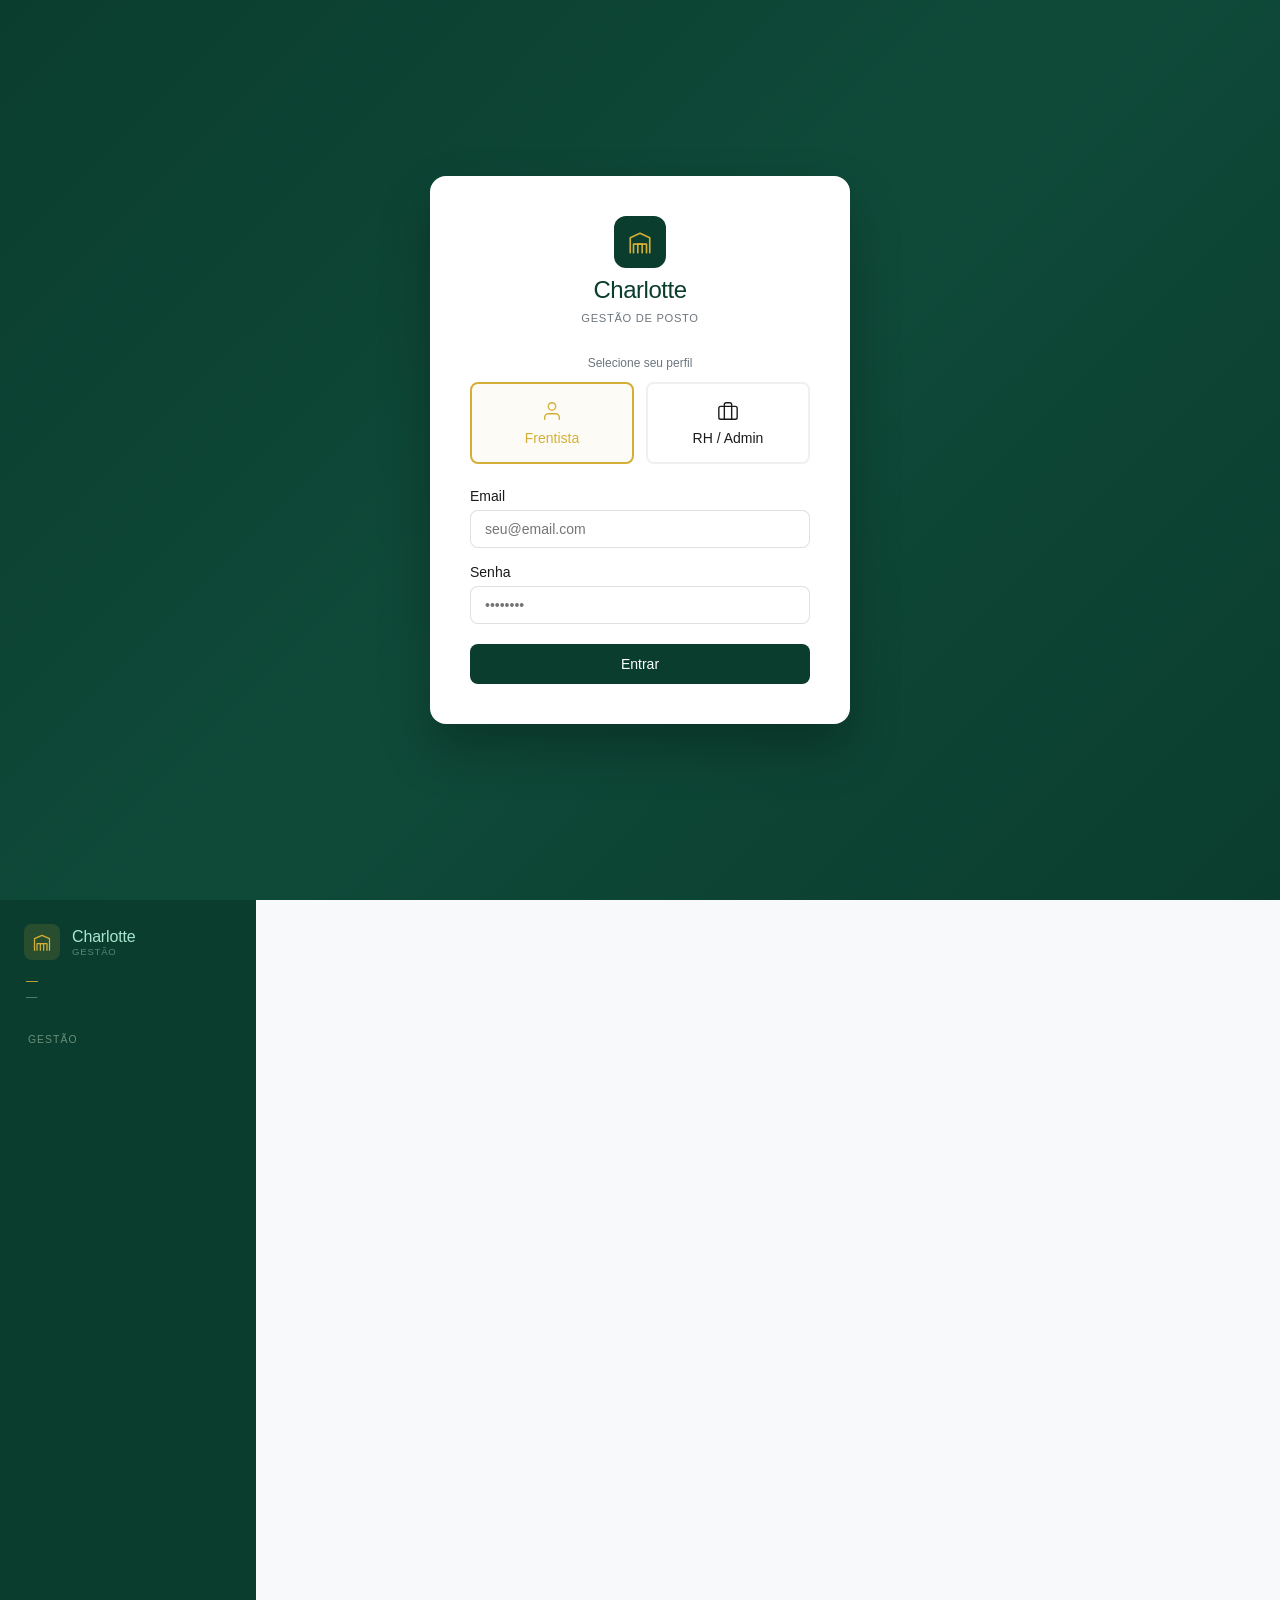
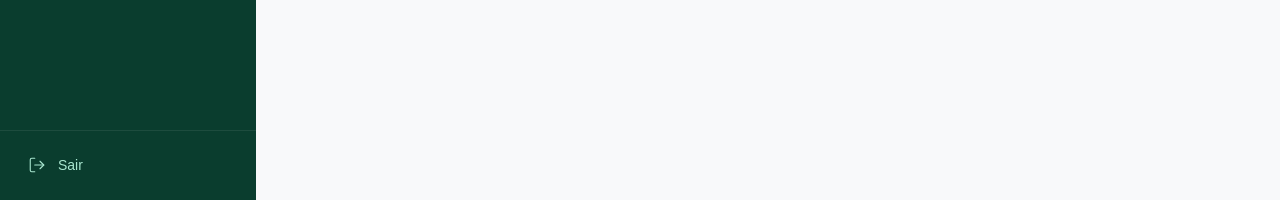
<file: charlotte.html>
<!DOCTYPE html>
<html lang="pt-BR">
<head>
  <meta charset="UTF-8" />
  <meta name="viewport" content="width=device-width, initial-scale=1.0" />
  <title>Charlotte — ERP</title>
  <link rel="stylesheet" href="charlotte.css" />
</head>
<body>

<!-- ══════════════════════════════════════════════════════════════
     LOGIN
══════════════════════════════════════════════════════════════ -->
<div id="login-screen">
  <div class="login-card">
    <div class="login-logo">
      <div class="logo-mark">
        <svg width="26" height="26" viewBox="0 0 24 24" fill="none" stroke="#D4AF37" stroke-width="1.5" stroke-linecap="round" stroke-linejoin="round">
          <path d="M3 22V8l9-4 9 4v14"/><path d="M6 22v-8h12v8"/><path d="M10 22V14h4v8"/>
        </svg>
      </div>
      <span class="logo-name">Charlotte</span>
      <span class="logo-tagline">Gestão de Posto</span>
    </div>

    <span class="role-label">Selecione seu perfil</span>
    <div class="role-grid">
      <button type="button" id="role-frentista" class="role-btn active" onclick="selectRole('frentista')">
        <svg width="22" height="22" viewBox="0 0 24 24" fill="none" stroke="currentColor" stroke-width="1.5" stroke-linecap="round" stroke-linejoin="round">
          <path d="M20 21v-2a4 4 0 0 0-4-4H8a4 4 0 0 0-4 4v2"/><circle cx="12" cy="7" r="4"/>
        </svg>
        Frentista
      </button>
      <button type="button" id="role-rh" class="role-btn" onclick="selectRole('rh')">
        <svg width="22" height="22" viewBox="0 0 24 24" fill="none" stroke="currentColor" stroke-width="1.5" stroke-linecap="round" stroke-linejoin="round">
          <rect x="2" y="7" width="20" height="14" rx="2"/><path d="M16 21V5a2 2 0 0 0-2-2h-4a2 2 0 0 0-2 2v16"/>
        </svg>
        RH / Admin
      </button>
    </div>

    <div id="login-error" class="error-box">
      <svg width="16" height="16" viewBox="0 0 24 24" fill="none" stroke="#DC2626" stroke-width="1.5" stroke-linecap="round" stroke-linejoin="round" style="flex-shrink:0;">
        <circle cx="12" cy="12" r="10"/><line x1="12" y1="8" x2="12" y2="12"/><line x1="12" y1="16" x2="12.01" y2="16"/>
      </svg>
      <span></span>
    </div>

    <form onsubmit="handleLogin(event)">
      <div class="field" style="margin-bottom:1rem;">
        <label for="login-email">Email</label>
        <input id="login-email" type="email" placeholder="seu@email.com" required />
      </div>
      <div class="field">
        <label for="login-password">Senha</label>
        <input id="login-password" type="password" placeholder="••••••••" required />
      </div>
      <button type="submit" class="btn-login">Entrar</button>
    </form>
  </div>
</div>

<!-- ══════════════════════════════════════════════════════════════
     APP
══════════════════════════════════════════════════════════════ -->
<div id="app" style="display:flex;">

  <!-- SIDEBAR -->
  <aside class="sidebar">
    <div class="sidebar-header">
      <div class="sidebar-logo-row">
        <div class="sidebar-logo-icon">
          <svg width="20" height="20" viewBox="0 0 24 24" fill="none" stroke="#D4AF37" stroke-width="1.5" stroke-linecap="round" stroke-linejoin="round">
            <path d="M3 22V8l9-4 9 4v14"/><path d="M6 22v-8h12v8"/><path d="M10 22V14h4v8"/>
          </svg>
        </div>
        <div class="sidebar-logo-text">
          <span class="s-name">Charlotte</span>
          <span class="s-sub">Gestão</span>
        </div>
      </div>
      <span id="sidebar-user-name">—</span>
      <span id="sidebar-user-role">—</span>
    </div>

    <nav class="sidebar-nav">
      <span class="nav-section-label">Gestão</span>

      <!-- NAV RH -->
      <ul class="nav-list" id="nav-rh" style="display:none;">
        <li><button class="nav-item" data-route="dashboard" onclick="navigate('dashboard')">
          <svg width="18" height="18" viewBox="0 0 24 24" fill="none" stroke="#F59E0B" stroke-width="1.5" stroke-linecap="round" stroke-linejoin="round"><rect x="3" y="3" width="7" height="7"/><rect x="14" y="3" width="7" height="7"/><rect x="14" y="14" width="7" height="7"/><rect x="3" y="14" width="7" height="7"/></svg>
          Dashboard
        </button></li>
        <li><button class="nav-item" data-route="funcionarios" onclick="navigate('funcionarios')">
          <svg width="18" height="18" viewBox="0 0 24 24" fill="none" stroke="#EF4444" stroke-width="1.5" stroke-linecap="round" stroke-linejoin="round"><path d="M17 21v-2a4 4 0 0 0-4-4H5a4 4 0 0 0-4 4v2"/><circle cx="9" cy="7" r="4"/><path d="M23 21v-2a4 4 0 0 0-3-3.87"/><path d="M16 3.13a4 4 0 0 1 0 7.75"/></svg>
          Funcionários
        </button></li>
        <li><button class="nav-item" data-route="comissoes" onclick="navigate('comissoes')">
          <svg width="18" height="18" viewBox="0 0 24 24" fill="none" stroke="#D4AF37" stroke-width="1.5" stroke-linecap="round" stroke-linejoin="round"><line x1="12" y1="1" x2="12" y2="23"/><path d="M17 5H9.5a3.5 3.5 0 0 0 0 7h5a3.5 3.5 0 0 1 0 7H6"/></svg>
          Comissões
        </button></li>
        <li><button class="nav-item" data-route="fraudes" onclick="navigate('fraudes')">
          <svg width="18" height="18" viewBox="0 0 24 24" fill="none" stroke="#3B82F6" stroke-width="1.5" stroke-linecap="round" stroke-linejoin="round"><path d="M12 22s8-4 8-10V5l-8-3-8 3v7c0 6 8 10 8 10z"/></svg>
          Fraudes
        </button></li>
        <li><button class="nav-item" data-route="estoque" onclick="navigate('estoque')">
          <svg width="18" height="18" viewBox="0 0 24 24" fill="none" stroke="#10B981" stroke-width="1.5" stroke-linecap="round" stroke-linejoin="round"><path d="m7.5 4.27 9 5.15"/><path d="M21 8a2 2 0 0 0-1-1.73l-7-4a2 2 0 0 0-2 0l-7 4A2 2 0 0 0 3 8v8a2 2 0 0 0 1 1.73l7 4a2 2 0 0 0 2 0l7-4A2 2 0 0 0 21 16Z"/><path d="m3.3 7 8.7 5 8.7-5"/><path d="M12 22V12"/></svg>
          Armazém
        </button></li>
        <li><button class="nav-item" data-route="relatorios" onclick="navigate('relatorios')">
          <svg width="18" height="18" viewBox="0 0 24 24" fill="none" stroke="#EC4899" stroke-width="1.5" stroke-linecap="round" stroke-linejoin="round"><path d="M15 2H6a2 2 0 0 0-2 2v16a2 2 0 0 0 2 2h12a2 2 0 0 0 2-2V7Z"/><path d="M14 2v4a2 2 0 0 0 2 2h4"/><path d="M10 9H8"/><path d="M16 13H8"/><path d="M16 17H8"/></svg>
          Relatórios
        </button></li>
        <li><button class="nav-item" data-route="estatisticas" onclick="navigate('estatisticas')">
          <svg width="18" height="18" viewBox="0 0 24 24" fill="none" stroke="#06B6D4" stroke-width="1.5" stroke-linecap="round" stroke-linejoin="round"><line x1="18" y1="20" x2="18" y2="10"/><line x1="12" y1="20" x2="12" y2="4"/><line x1="6" y1="20" x2="6" y2="14"/></svg>
          Estatísticas
        </button></li>
        <li><button class="nav-item" data-route="logs" onclick="navigate('logs')">
          <svg width="18" height="18" viewBox="0 0 24 24" fill="none" stroke="#8B5CF6" stroke-width="1.5" stroke-linecap="round" stroke-linejoin="round"><polyline points="12 8 12 12 14 14"/><path d="M3.05 11a9 9 0 1 1 .5 4"/><polyline points="3 16 3 11 8 11"/></svg>
          Logs
        </button></li>
        <li><button class="nav-item" data-route="chat" onclick="navigate('chat')">
          <svg width="18" height="18" viewBox="0 0 24 24" fill="none" stroke="#A8E6CF" stroke-width="1.5" stroke-linecap="round" stroke-linejoin="round"><path d="M21 15a2 2 0 0 1-2 2H7l-4 4V5a2 2 0 0 1 2-2h14a2 2 0 0 1 2 2z"/></svg>
          Chat
        </button></li>
        <li><button class="nav-item" data-route="configuracoes" onclick="navigate('configuracoes')">
          <svg width="18" height="18" viewBox="0 0 24 24" fill="none" stroke="#6C757D" stroke-width="1.5" stroke-linecap="round" stroke-linejoin="round"><circle cx="12" cy="12" r="3"/><path d="M19.4 15a1.65 1.65 0 0 0 .33 1.82l.06.06a2 2 0 0 1-2.83 2.83l-.06-.06a1.65 1.65 0 0 0-1.82-.33 1.65 1.65 0 0 0-1 1.51V21a2 2 0 0 1-4 0v-.09A1.65 1.65 0 0 0 9 19.4a1.65 1.65 0 0 0-1.82.33l-.06.06a2 2 0 0 1-2.83-2.83l.06-.06A1.65 1.65 0 0 0 4.68 15a1.65 1.65 0 0 0-1.51-1H3a2 2 0 0 1 0-4h.09A1.65 1.65 0 0 0 4.6 9a1.65 1.65 0 0 0-.33-1.82l-.06-.06a2 2 0 0 1 2.83-2.83l.06.06A1.65 1.65 0 0 0 9 4.68a1.65 1.65 0 0 0 1-1.51V3a2 2 0 0 1 4 0v.09a1.65 1.65 0 0 0 1 1.51 1.65 1.65 0 0 0 1.82-.33l.06-.06a2 2 0 0 1 2.83 2.83l-.06.06A1.65 1.65 0 0 0 19.4 9a1.65 1.65 0 0 0 1.51 1H21a2 2 0 0 1 0 4h-.09a1.65 1.65 0 0 0-1.51 1z"/></svg>
          Configurações
        </button></li>
      </ul>

      <!-- NAV FRENTISTA -->
      <ul class="nav-list" id="nav-frentista" style="display:none;">
        <li><button class="nav-item" data-route="dashboard" onclick="navigate('dashboard')">
          <svg width="18" height="18" viewBox="0 0 24 24" fill="none" stroke="#F59E0B" stroke-width="1.5" stroke-linecap="round" stroke-linejoin="round"><rect x="3" y="3" width="7" height="7"/><rect x="14" y="3" width="7" height="7"/><rect x="14" y="14" width="7" height="7"/><rect x="3" y="14" width="7" height="7"/></svg>
          Dashboard
        </button></li>
        <li><button class="nav-item" data-route="registrar-venda" onclick="navigate('registrar-venda')">
          <svg width="18" height="18" viewBox="0 0 24 24" fill="none" stroke="#10B981" stroke-width="1.5" stroke-linecap="round" stroke-linejoin="round"><circle cx="9" cy="21" r="1"/><circle cx="20" cy="21" r="1"/><path d="M1 1h4l2.68 13.39a2 2 0 0 0 2 1.61h9.72a2 2 0 0 0 2-1.61L23 6H6"/></svg>
          Registrar Venda
        </button></li>
        <li><button class="nav-item" data-route="minhas-vendas" onclick="navigate('minhas-vendas')">
          <svg width="18" height="18" viewBox="0 0 24 24" fill="none" stroke="#3B82F6" stroke-width="1.5" stroke-linecap="round" stroke-linejoin="round"><path d="M4 2v20l2-1 2 1 2-1 2 1 2-1 2 1 2-1 2 1V2l-2 1-2-1-2 1-2-1-2 1-2-1-2 1-2-1z"/><line x1="8" y1="9" x2="16" y2="9"/><line x1="8" y1="13" x2="16" y2="13"/></svg>
          Minhas Vendas
        </button></li>
        <li><button class="nav-item" data-route="comissao" onclick="navigate('comissao')">
          <svg width="18" height="18" viewBox="0 0 24 24" fill="none" stroke="#D4AF37" stroke-width="1.5" stroke-linecap="round" stroke-linejoin="round"><line x1="12" y1="1" x2="12" y2="23"/><path d="M17 5H9.5a3.5 3.5 0 0 0 0 7h5a3.5 3.5 0 0 1 0 7H6"/></svg>
          Comissão
        </button></li>
        <li><button class="nav-item" data-route="avisos" onclick="navigate('avisos')">
          <svg width="18" height="18" viewBox="0 0 24 24" fill="none" stroke="#EC4899" stroke-width="1.5" stroke-linecap="round" stroke-linejoin="round"><path d="M18 8A6 6 0 0 0 6 8c0 7-3 9-3 9h18s-3-2-3-9"/><path d="M13.73 21a2 2 0 0 1-3.46 0"/></svg>
          Avisos
        </button></li>
        <li><button class="nav-item" data-route="chat" onclick="navigate('chat')">
          <svg width="18" height="18" viewBox="0 0 24 24" fill="none" stroke="#A8E6CF" stroke-width="1.5" stroke-linecap="round" stroke-linejoin="round"><path d="M21 15a2 2 0 0 1-2 2H7l-4 4V5a2 2 0 0 1 2-2h14a2 2 0 0 1 2 2z"/></svg>
          Chat da Equipe
        </button></li>
      </ul>
    </nav>

    <div class="sidebar-footer">
      <button class="nav-item" onclick="handleLogout()">
        <svg width="18" height="18" viewBox="0 0 24 24" fill="none" stroke="#A8E6CF" stroke-width="1.5" stroke-linecap="round" stroke-linejoin="round"><path d="M9 21H5a2 2 0 0 1-2-2V5a2 2 0 0 1 2-2h4"/><polyline points="16 17 21 12 16 7"/><line x1="21" y1="12" x2="9" y2="12"/></svg>
        Sair
      </button>
    </div>
  </aside>

  <!-- MAIN -->
  <main class="main">

    <!-- DASHBOARD -->
    <div id="view-dashboard" class="view"></div>

    <!-- FUNCIONÁRIOS -->
    <div id="view-funcionarios" class="view"></div>

    <!-- COMISSÕES (RH) -->
    <div id="view-comissoes" class="view"></div>

    <!-- FRAUDES -->
    <div id="view-fraudes" class="view"></div>

    <!-- ARMAZÉM -->
    <div id="view-estoque" class="view">
      <div class="page-header"><h1 class="page-title">Armazém</h1></div>
      <div class="stat-grid g3 mb-3">
        <div class="stat-card"><div class="stat-card-header"><span class="stat-label">Total de Produtos</span><div class="stat-icon" style="background:rgba(16,185,129,0.1);"><svg width="18" height="18" viewBox="0 0 24 24" fill="none" stroke="#10B981" stroke-width="1.5" stroke-linecap="round" stroke-linejoin="round"><path d="m7.5 4.27 9 5.15"/><path d="M21 8a2 2 0 0 0-1-1.73l-7-4a2 2 0 0 0-2 0l-7 4A2 2 0 0 0 3 8v8a2 2 0 0 0 1 1.73l7 4a2 2 0 0 0 2 0l7-4A2 2 0 0 0 21 16Z"/><path d="m3.3 7 8.7 5 8.7-5"/><path d="M12 22V12"/></svg></div></div><p class="stat-value">12</p><p class="stat-sub">itens cadastrados</p></div>
        <div class="stat-card"><div class="stat-card-header"><span class="stat-label">Estoque Baixo</span><div class="stat-icon" style="background:rgba(220,53,69,0.1);"><svg width="18" height="18" viewBox="0 0 24 24" fill="none" stroke="#DC3545" stroke-width="1.5" stroke-linecap="round" stroke-linejoin="round"><path d="M10.29 3.86L1.82 18a2 2 0 0 0 1.71 3h16.94a2 2 0 0 0 1.71-3L13.71 3.86a2 2 0 0 0-3.42 0z"/><line x1="12" y1="9" x2="12" y2="13"/><line x1="12" y1="17" x2="12.01" y2="17"/></svg></div></div><p class="stat-value" style="color:#DC3545;">2</p><p class="stat-sub">produtos abaixo do mínimo</p></div>
        <div class="stat-card"><div class="stat-card-header"><span class="stat-label">Valor em Estoque</span><div class="stat-icon" style="background:rgba(212,175,55,0.1);"><svg width="18" height="18" viewBox="0 0 24 24" fill="none" stroke="#D4AF37" stroke-width="1.5" stroke-linecap="round" stroke-linejoin="round"><line x1="12" y1="1" x2="12" y2="23"/><path d="M17 5H9.5a3.5 3.5 0 0 0 0 7h5a3.5 3.5 0 0 1 0 7H6"/></svg></div></div><p class="stat-value">R$ 48k</p><p class="stat-sub">valor total</p></div>
      </div>
      <div class="card">
        <div class="card-header"><span class="card-title">Produtos</span></div>
        <div class="tbl-wrap"><table>
          <thead><tr><th>Produto</th><th class="tr">Estoque</th><th class="tr">Mín.</th><th class="tr">Preço Unit.</th><th class="tc">Status</th></tr></thead>
          <tbody>
            <tr><td>Gasolina Comum</td><td class="tr">12.000 L</td><td class="tr">5.000 L</td><td class="tr">R$ 7,00</td><td class="tc"><span class="badge b-active">OK</span></td></tr>
            <tr><td>Gasolina Aditivada</td><td class="tr">8.500 L</td><td class="tr">3.000 L</td><td class="tr">R$ 7,50</td><td class="tc"><span class="badge b-active">OK</span></td></tr>
            <tr><td>Etanol</td><td class="tr">1.200 L</td><td class="tr">2.000 L</td><td class="tr">R$ 5,00</td><td class="tc"><span class="badge b-inactive">Baixo</span></td></tr>
            <tr><td>Diesel S10</td><td class="tr">800 L</td><td class="tr">3.000 L</td><td class="tr">R$ 6,50</td><td class="tc"><span class="badge b-inactive">Baixo</span></td></tr>
            <tr><td>Óleo Lubrificante</td><td class="tr">340 un</td><td class="tr">100 un</td><td class="tr">R$ 28,00</td><td class="tc"><span class="badge b-active">OK</span></td></tr>
          </tbody>
        </table></div>
      </div>
    </div>

    <!-- RELATÓRIOS -->
    <div id="view-relatorios" class="view">
      <div class="page-header"><h1 class="page-title">Relatórios</h1><button class="btn btn-primary">Gerar Relatório</button></div>
      <div class="stat-grid g3 mb-3">
        <div class="stat-card"><div class="stat-card-header"><span class="stat-label">Faturamento Mensal</span></div><p class="stat-value" style="color:#2D5F47;">R$ 48.320</p><p class="stat-sub">setembro 2026</p></div>
        <div class="stat-card"><div class="stat-card-header"><span class="stat-label">Total de Vendas</span></div><p class="stat-value">186</p><p class="stat-sub">transações no mês</p></div>
        <div class="stat-card"><div class="stat-card-header"><span class="stat-label">Ticket Médio</span></div><p class="stat-value">R$ 259</p><p class="stat-sub">por venda</p></div>
      </div>
      <div class="card">
        <div class="card-header"><span class="card-title">Relatórios Disponíveis</span></div>
        <div class="card-body">
          <div style="display:flex;flex-direction:column;gap:0.75rem;">
            <div style="display:flex;align-items:center;justify-content:space-between;padding:0.875rem 1rem;border:1px solid var(--border);border-radius:0.5rem;"><div><p style="font-size:0.875rem;">Relatório de Vendas — Setembro 2026</p><p style="font-size:0.75rem;color:var(--muted);">Gerado em 13/09/2026</p></div><button class="btn btn-outline btn-sm">Exportar PDF</button></div>
            <div style="display:flex;align-items:center;justify-content:space-between;padding:0.875rem 1rem;border:1px solid var(--border);border-radius:0.5rem;"><div><p style="font-size:0.875rem;">Relatório de Comissões — Setembro 2026</p><p style="font-size:0.75rem;color:var(--muted);">Gerado em 13/09/2026</p></div><button class="btn btn-outline btn-sm">Exportar PDF</button></div>
            <div style="display:flex;align-items:center;justify-content:space-between;padding:0.875rem 1rem;border:1px solid var(--border);border-radius:0.5rem;"><div><p style="font-size:0.875rem;">Relatório de Estoque — Setembro 2026</p><p style="font-size:0.75rem;color:var(--muted);">Gerado em 13/09/2026</p></div><button class="btn btn-outline btn-sm">Exportar PDF</button></div>
          </div>
        </div>
      </div>
    </div>

    <!-- ESTATÍSTICAS -->
    <div id="view-estatisticas" class="view"></div>

    <!-- LOGS -->
    <div id="view-logs" class="view">
      <div class="page-header"><h1 class="page-title">Logs do Sistema</h1></div>
      <div class="card">
        <div class="card-header"><span class="card-title">Histórico de Atividades</span></div>
        <div id="logs-list"></div>
      </div>
    </div>

    <!-- CHAT -->
    <div id="view-chat" class="view">
      <div class="page-header"><h1 class="page-title">Chat da Equipe</h1></div>
      <div class="chat-wrap">
        <div class="chat-messages" id="chat-messages"></div>
        <form class="chat-input-row" onsubmit="sendChatMessage(event)">
          <input id="chat-input" type="text" placeholder="Mensagem..." autocomplete="off" />
          <button type="submit" class="btn btn-primary">Enviar</button>
        </form>
      </div>
    </div>

    <!-- CONFIGURAÇÕES -->
    <div id="view-configuracoes" class="view">
      <div class="page-header"><h1 class="page-title">Configurações</h1></div>
      <div class="card">
        <div class="card-body">
          <div class="config-section">
            <h2>Notificações</h2>
            <div class="config-row"><div><label>Alertas de estoque</label><p><span>Receber notificação quando o estoque estiver baixo</span></p></div><button class="toggle" onclick="this.classList.toggle('off')"></button></div>
            <div class="config-row"><div><label>Alertas de fraude</label><p><span>Receber notificação de transações suspeitas</span></p></div><button class="toggle" onclick="this.classList.toggle('off')"></button></div>
            <div class="config-row"><div><label>Relatório diário</label><p><span>Receber resumo diário por email</span></p></div><button class="toggle off" onclick="this.classList.toggle('off')"></button></div>
          </div>
          <div class="config-section">
            <h2>Sistema</h2>
            <div class="config-row"><label>Taxa de comissão padrão</label><span>5% por venda</span></div>
            <div class="config-row"><label>Fuso horário</label><span>América/São Paulo (GMT-3)</span></div>
            <div class="config-row"><label>Versão</label><span>Charlotte v1.0.0</span></div>
          </div>
        </div>
      </div>
    </div>

    <!-- REGISTRAR VENDA (FRENTISTA) -->
    <div id="view-registrar-venda" class="view">
      <div class="page-header"><h1 class="page-title">Registrar Venda</h1></div>
      <div class="card" style="max-width:640px;">
        <div class="card-header"><span class="card-title">Nova Venda</span></div>
        <div class="card-body">
          <form onsubmit="handleSaleSubmit(event)">
            <p style="font-size:0.8rem;color:var(--muted);margin-bottom:0.75rem;">Selecione o combustível</p>
            <div class="fuel-grid">
              <button type="button" class="fuel-btn" data-pid="p1" onclick="selectProduct('p1')"><div class="f-name">Gasolina Comum</div><div class="f-price">R$ 7,00/L</div></button>
              <button type="button" class="fuel-btn" data-pid="p2" onclick="selectProduct('p2')"><div class="f-name">Gasolina Aditivada</div><div class="f-price">R$ 7,50/L</div></button>
              <button type="button" class="fuel-btn" data-pid="p3" onclick="selectProduct('p3')"><div class="f-name">Etanol</div><div class="f-price">R$ 5,00/L</div></button>
              <button type="button" class="fuel-btn" data-pid="p4" onclick="selectProduct('p4')"><div class="f-name">Diesel S10</div><div class="f-price">R$ 6,50/L</div></button>
            </div>
            <div class="field" style="margin-bottom:1rem;">
              <label>Quantidade (litros)</label>
              <input id="s-qty" type="number" step="0.01" min="0.01" placeholder="0,00" oninput="updateSaleCalc()" required />
            </div>
            <div class="sale-result">
              <div class="sale-result-item"><div class="sale-result-label">Total da Venda</div><div class="sale-result-value" id="s-total">R$ 0,00</div></div>
              <div class="sale-result-item"><div class="sale-result-label">Sua Comissão (5%)</div><div class="sale-result-value tg" id="s-comm">R$ 0,00</div></div>
            </div>
            <div style="margin-top:1.25rem;text-align:right;">
              <button type="submit" class="btn btn-success">Confirmar Venda</button>
            </div>
          </form>
        </div>
      </div>
    </div>

    <!-- MINHAS VENDAS (FRENTISTA) -->
    <div id="view-minhas-vendas" class="view"></div>

    <!-- COMISSÃO (FRENTISTA) -->
    <div id="view-comissao" class="view"></div>

    <!-- AVISOS (FRENTISTA) -->
    <div id="view-avisos" class="view">
      <div class="page-header"><h1 class="page-title">Avisos</h1></div>
      <div class="aviso-card"><div class="aviso-dot" style="background:#DC3545;"></div><div><p class="aviso-title">Bico 3 — Manutenção Programada</p><p class="aviso-body">O bico 3 estará em manutenção na quinta-feira das 08h às 12h. Por favor, direcione os clientes para os bicos 1, 2 e 4.</p><p class="aviso-date">13/09/2026 — Gestão</p></div></div>
      <div class="aviso-card"><div class="aviso-dot" style="background:#D4AF37;"></div><div><p class="aviso-title">Reunião de Equipe</p><p class="aviso-body">Reunião mensal de equipe nesta sexta às 17h30 na sala de reuniões. Presença obrigatória.</p><p class="aviso-date">12/09/2026 — RH</p></div></div>
      <div class="aviso-card"><div class="aviso-dot" style="background:#1B4332;"></div><div><p class="aviso-title">Novo Procedimento de Fechamento de Turno</p><p class="aviso-body">A partir desta semana, o fechamento de turno deve ser realizado no sistema até 15 minutos antes do fim do turno. Verifique o manual atualizado.</p><p class="aviso-date">10/09/2026 — Gestão</p></div></div>
    </div>

  </main>
</div>

<script src="charlotte.js"></script>
</body>
</html>
</file>
<file: charlotte.css>
*, *::before, *::after { box-sizing: border-box; margin: 0; padding: 0; }

    :root {
      --bg: #F8F9FA; --fg: #1A1A1A; --card: #FFFFFF;
      --border: rgba(0,0,0,0.06); --muted: #6C757D; --secondary: #F1F3F5;
      --primary: #0A3D2E; --accent: #D4AF37;
      --sidebar-bg: #0A3D2E; --sidebar-fg: #A8E6CF; --sidebar-accent: #0F4A39;
      --success: #1B4332; --danger: #DC3545; --gold: #D4AF37; --dark-green: #0A3D2E;
    }

    body {
      font-family: -apple-system, BlinkMacSystemFont, 'Segoe UI', Arial, sans-serif;
      font-weight: 300; background: var(--bg); color: var(--fg); font-size: 16px;
    }

    /* ── LOGIN ─────────────────────────────────────────────────────────── */
    #login-screen {
      min-height: 100vh; display: flex; align-items: center; justify-content: center;
      background: linear-gradient(135deg, #0A3D2E 0%, #0F4A39 50%, #0A3D2E 100%); padding: 1rem;
    }
    .login-card {
      background: white; border-radius: 1rem; box-shadow: 0 25px 50px rgba(0,0,0,0.25);
      padding: 2.5rem; width: 100%; max-width: 420px;
    }
    .login-logo { display: flex; flex-direction: column; align-items: center; margin-bottom: 2rem; gap: 0.5rem; }
    .logo-mark {
      width: 52px; height: 52px; background: #0A3D2E; border-radius: 12px;
      display: flex; align-items: center; justify-content: center;
    }
    .logo-name { font-size: 1.5rem; font-weight: 300; color: #0A3D2E; letter-spacing: -0.02em; }
    .logo-tagline { font-size: 0.7rem; color: var(--muted); letter-spacing: 0.06em; text-transform: uppercase; }

    .role-label { font-size: 0.75rem; color: var(--muted); text-align: center; margin-bottom: 0.75rem; display: block; }
    .role-grid { display: grid; grid-template-columns: 1fr 1fr; gap: 0.75rem; margin-bottom: 1.5rem; }
    .role-btn {
      display: flex; flex-direction: column; align-items: center; gap: 0.5rem;
      padding: 1rem; border: 2px solid var(--border); border-radius: 0.5rem;
      background: white; cursor: pointer; transition: all 0.2s;
      font-size: 0.875rem; font-weight: 300; color: var(--fg);
    }
    .role-btn.active { border-color: var(--gold); background: rgba(212,175,55,0.05); color: var(--gold); }

    .error-box {
      background: #FEF2F2; border: 1px solid #FECACA; border-radius: 0.5rem;
      padding: 0.75rem; display: none; align-items: center; gap: 0.5rem;
      margin-bottom: 1rem; font-size: 0.875rem; color: #DC2626;
    }

    .btn-login {
      width: 100%; padding: 0.75rem; background: var(--dark-green); color: white;
      border: none; border-radius: 0.5rem; font-size: 0.875rem; font-weight: 300;
      cursor: pointer; margin-top: 1.25rem; transition: background 0.2s;
    }
    .btn-login:hover { background: #0F4A39; }

    /* ── APP LAYOUT ────────────────────────────────────────────────────── */
    #app { display: none; height: 100vh; overflow: hidden; }

    /* ── SIDEBAR ───────────────────────────────────────────────────────── */
    .sidebar {
      width: 256px; min-width: 256px; height: 100vh;
      background: var(--sidebar-bg); display: flex; flex-direction: column; overflow-y: auto;
    }
    .sidebar-header { padding: 1.5rem; }
    .sidebar-logo-row { display: flex; align-items: center; gap: 0.75rem; margin-bottom: 0.875rem; }
    .sidebar-logo-icon {
      width: 36px; height: 36px; background: rgba(212,175,55,0.15);
      border-radius: 8px; display: flex; align-items: center; justify-content: center; flex-shrink: 0;
    }
    .sidebar-logo-text .s-name { font-size: 1rem; font-weight: 300; color: #A8E6CF; letter-spacing: -0.01em; display: block; }
    .sidebar-logo-text .s-sub { font-size: 0.6rem; color: rgba(168,230,207,0.45); text-transform: uppercase; letter-spacing: 0.08em; display: block; }
    #sidebar-user-name { font-size: 0.75rem; color: var(--gold); font-weight: 300; display: block; margin-left: 2px; }
    #sidebar-user-role { font-size: 0.7rem; color: #6B8F7A; display: block; margin-left: 2px; margin-top: 2px; }

    .sidebar-nav { flex: 1; padding: 0.5rem 1rem; }
    .nav-section-label { font-size: 0.65rem; text-transform: uppercase; letter-spacing: 0.1em; color: #6B8F7A; padding: 0 0.75rem; margin-bottom: 0.5rem; display: block; }
    .nav-list { list-style: none; margin: 0; padding: 0; }
    .nav-item {
      width: 100%; display: flex; align-items: center; gap: 0.75rem;
      padding: 0.6rem 0.75rem; border-radius: 0.5rem; background: none; border: none;
      cursor: pointer; transition: background 0.2s; font-size: 0.875rem;
      font-weight: 300; color: var(--sidebar-fg); text-align: left;
    }
    .nav-item:hover { background: rgba(15,74,57,0.7); }
    .nav-item.active { background: var(--sidebar-accent); }

    .sidebar-footer { padding: 1rem; border-top: 1px solid rgba(255,255,255,0.08); }

    /* ── MAIN ──────────────────────────────────────────────────────────── */
    .main { flex: 1; overflow-y: auto; background: var(--bg); display: flex; flex-direction: column; }
    .view { display: none; padding: 2rem; flex: 1; }
    .view.active { display: block; }

    /* ── TYPOGRAPHY / LAYOUT ───────────────────────────────────────────── */
    .page-header { display: flex; align-items: flex-start; justify-content: space-between; margin-bottom: 1.5rem; }
    .page-title { font-size: 1.5rem; font-weight: 300; color: var(--fg); letter-spacing: -0.02em; }
    .page-subtitle { font-size: 0.875rem; color: var(--gold); margin-top: 0.125rem; }

    .mb-3 { margin-bottom: 1.5rem; }
    .flex { display: flex; } .items-center { align-items: center; } .gap-sm { gap: 0.5rem; }

    /* ── CARDS ─────────────────────────────────────────────────────────── */
    .card { background: var(--card); border: 1px solid var(--border); border-radius: 0.75rem; overflow: hidden; }
    .card-header { padding: 1rem 1.25rem; border-bottom: 1px solid var(--border); display: flex; align-items: center; gap: 0.5rem; }
    .card-title { font-size: 0.875rem; font-weight: 300; color: var(--fg); }
    .card-body { padding: 1.25rem; }

    /* ── STAT GRID ─────────────────────────────────────────────────────── */
    .stat-grid { display: grid; gap: 1rem; margin-bottom: 1.5rem; }
    .g4 { grid-template-columns: repeat(4, 1fr); }
    .g3 { grid-template-columns: repeat(3, 1fr); }
    @media (max-width: 900px) { .g4 { grid-template-columns: repeat(2,1fr); } .g3 { grid-template-columns: repeat(2,1fr); } }
    @media (max-width: 600px) { .g4,.g3 { grid-template-columns: 1fr; } }

    .stat-card { background: var(--card); border: 1px solid var(--border); border-radius: 0.75rem; padding: 1.25rem; }
    .stat-card-header { display: flex; align-items: center; justify-content: space-between; margin-bottom: 0.75rem; }
    .stat-label { font-size: 0.8rem; font-weight: 300; color: var(--muted); }
    .stat-icon { width: 36px; height: 36px; border-radius: 0.5rem; display: flex; align-items: center; justify-content: center; }
    .stat-value { font-size: 1.75rem; font-weight: 300; color: var(--fg); line-height: 1; }
    .stat-sub { font-size: 0.7rem; color: var(--muted); margin-top: 0.25rem; }

    /* ── CHART ─────────────────────────────────────────────────────────── */
    .chart-grid { display: grid; grid-template-columns: 1fr 1fr; gap: 1rem; margin-bottom: 1rem; }
    @media (max-width: 900px) { .chart-grid { grid-template-columns: 1fr; } }
    .bar-chart-area { display: flex; align-items: flex-end; gap: 0.4rem; height: 160px; padding-top: 1rem; }
    .bar-col { flex: 1; display: flex; flex-direction: column; align-items: center; gap: 3px; height: 100%; justify-content: flex-end; }
    .bar-val-lbl { font-size: 8px; color: var(--muted); }
    .bar-inner { width: 100%; flex: 1; display: flex; align-items: flex-end; }
    .bar-fill { width: 100%; border-radius: 3px 3px 0 0; background: var(--gold); transition: height 0.4s; }
    .bar-day-lbl { font-size: 10px; color: var(--muted); }
    .prog-wrap { margin-bottom: 0.75rem; }
    .prog-header { display: flex; justify-content: space-between; font-size: 0.75rem; margin-bottom: 4px; }
    .prog-track { height: 8px; background: var(--secondary); border-radius: 9999px; overflow: hidden; }
    .prog-fill { height: 100%; background: var(--dark-green); border-radius: 9999px; transition: width 0.4s; }

    /* ── TABLE ─────────────────────────────────────────────────────────── */
    .tbl-wrap { overflow-x: auto; }
    table { width: 100%; border-collapse: collapse; font-size: 0.875rem; }
    thead tr { border-bottom: 1px solid var(--border); }
    th { padding: 0.75rem 1rem; font-weight: 300; font-size: 0.75rem; color: var(--muted); text-align: left; white-space: nowrap; }
    td { padding: 0.7rem 1rem; border-bottom: 1px solid var(--border); color: var(--fg); white-space: nowrap; }
    tbody tr:last-child td { border-bottom: none; }
    tbody tr:hover { background: rgba(0,0,0,0.02); }
    .tr { text-align: right; } .tc { text-align: center; }
    .tm { color: var(--muted); } .tg { color: var(--success); }

    /* ── BADGES ────────────────────────────────────────────────────────── */
    .badge { display: inline-block; padding: 0.2rem 0.6rem; border-radius: 9999px; font-size: 0.7rem; font-weight: 300; }
    .b-active   { background: rgba(27,67,50,0.1); color: #1B4332; }
    .b-inactive { background: rgba(220,53,69,0.08); color: #DC3545; }
    .b-normal   { background: rgba(108,117,125,0.1); color: var(--muted); }
    .b-low      { background: rgba(212,175,55,0.12); color: #B8860B; }
    .b-medium   { background: rgba(234,88,12,0.1); color: #C2410C; }
    .b-high     { background: rgba(220,53,69,0.1); color: #DC3545; }

    /* ── BUTTONS ───────────────────────────────────────────────────────── */
    .btn {
      display: inline-flex; align-items: center; gap: 0.375rem;
      padding: 0.5rem 1rem; border-radius: 0.5rem; border: none; cursor: pointer;
      font-size: 0.875rem; font-weight: 300; transition: all 0.2s; line-height: 1;
    }
    .btn-sm { padding: 0.35rem 0.75rem; font-size: 0.75rem; }
    .btn-primary { background: var(--dark-green); color: white; }
    .btn-primary:hover { background: #0F4A39; }
    .btn-success { background: var(--success); color: white; }
    .btn-success:hover { background: #2D5F47; }
    .btn-outline { background: transparent; color: var(--fg); border: 1px solid rgba(0,0,0,0.15); }
    .btn-outline:hover { border-color: var(--gold); }
    .btn-ghost { background: transparent; color: var(--muted); border: none; }
    .btn-ghost:hover { background: var(--secondary); }

    /* ── FORM ──────────────────────────────────────────────────────────── */
    .form-grid { display: grid; grid-template-columns: 1fr 1fr; gap: 1rem; }
    @media (max-width: 700px) { .form-grid { grid-template-columns: 1fr; } }
    .form-actions { grid-column: 1/-1; display: flex; justify-content: flex-end; gap: 0.75rem; padding-top: 0.5rem; }
    .field { display: flex; flex-direction: column; gap: 0.375rem; }
    .field label { font-size: 0.875rem; font-weight: 300; color: var(--fg); }
    .field input, .field select, .login-card input {
      padding: 0.625rem 0.875rem; border: 1px solid rgba(0,0,0,0.12); border-radius: 0.5rem;
      font-size: 0.875rem; font-weight: 300; outline: none; transition: border-color 0.2s, box-shadow 0.2s;
      background: white; width: 100%;
    }
    .field input:focus, .field select:focus, .login-card input:focus {
      border-color: var(--gold); box-shadow: 0 0 0 3px rgba(212,175,55,0.15);
    }
    .field-check { display: flex; align-items: flex-end; }
    .chk-label { display: flex; align-items: center; gap: 0.5rem; font-size: 0.875rem; cursor: pointer; }
    .chk-label input { width: 16px; height: 16px; accent-color: var(--success); padding: 0; }

    /* ── FRAUD CARDS ───────────────────────────────────────────────────── */
    .fraud-card { background: var(--card); border: 1px solid var(--border); border-radius: 0.75rem; overflow: hidden; margin-bottom: 1rem; }
    .fraud-header { display: flex; align-items: center; justify-content: space-between; padding: 1rem 1.25rem; cursor: pointer; user-select: none; }
    .fraud-header:hover { background: rgba(0,0,0,0.02); }
    .fraud-body { display: none; border-top: 1px solid var(--border); }
    .fraud-body.open { display: block; }
    .fraud-tag { display: inline-block; padding: 0.2rem 0.5rem; border-radius: 0.25rem; font-size: 0.7rem; background: rgba(220,53,69,0.08); color: #DC3545; margin-right: 0.375rem; margin-bottom: 0.375rem; }
    .fraud-sale-row { display: flex; align-items: flex-start; justify-content: space-between; padding: 0.75rem 1.25rem; border-bottom: 1px solid var(--border); }
    .fraud-sale-row:last-child { border-bottom: none; }

    /* ── REGISTRAR VENDA ───────────────────────────────────────────────── */
    .fuel-grid { display: grid; grid-template-columns: repeat(2, 1fr); gap: 0.75rem; margin-bottom: 1rem; }
    @media (min-width: 600px) { .fuel-grid { grid-template-columns: repeat(4, 1fr); } }
    .fuel-btn {
      padding: 1rem; border: 2px solid var(--border); border-radius: 0.5rem;
      background: white; cursor: pointer; text-align: center; transition: all 0.2s;
    }
    .fuel-btn.selected { border-color: var(--gold); background: rgba(212,175,55,0.05); }
    .fuel-btn .f-name { font-size: 0.875rem; font-weight: 300; color: var(--fg); }
    .fuel-btn .f-price { font-size: 0.75rem; color: var(--muted); margin-top: 3px; }
    .fuel-btn.selected .f-name { color: var(--gold); }
    .sale-result { background: var(--secondary); border-radius: 0.5rem; padding: 1rem; display: flex; justify-content: space-between; margin-top: 1rem; }
    .sale-result-item { text-align: center; }
    .sale-result-label { font-size: 0.75rem; color: var(--muted); }
    .sale-result-value { font-size: 1.25rem; font-weight: 300; color: var(--fg); margin-top: 2px; }

    /* ── CHAT ──────────────────────────────────────────────────────────── */
    .chat-wrap { display: flex; flex-direction: column; height: calc(100vh - 180px); min-height: 400px; background: var(--card); border: 1px solid var(--border); border-radius: 0.75rem; overflow: hidden; }
    .chat-messages { flex: 1; overflow-y: auto; padding: 1.25rem; display: flex; flex-direction: column; gap: 0.75rem; }
    .chat-msg { max-width: 72%; padding: 0.75rem 1rem; border-radius: 0.75rem; font-size: 0.875rem; }
    .chat-msg-out { align-self: flex-end; background: var(--dark-green); color: white; border-bottom-right-radius: 0.25rem; }
    .chat-msg-in  { align-self: flex-start; background: var(--secondary); color: var(--fg); border-bottom-left-radius: 0.25rem; }
    .chat-name { font-size: 0.7rem; color: var(--muted); margin-bottom: 3px; }
    .chat-msg-out .chat-name { color: rgba(168,230,207,0.7); }
    .chat-time { font-size: 0.65rem; opacity: 0.55; margin-top: 3px; text-align: right; }
    .chat-input-row { display: flex; gap: 0.5rem; padding: 1rem; border-top: 1px solid var(--border); }
    .chat-input-row input { flex: 1; padding: 0.625rem 1rem; border: 1px solid var(--border); border-radius: 9999px; outline: none; font-size: 0.875rem; font-weight: 300; }
    .chat-input-row input:focus { border-color: var(--gold); }

    /* ── LOGS ──────────────────────────────────────────────────────────── */
    .log-row { display: flex; align-items: flex-start; gap: 0.875rem; padding: 0.875rem 1.25rem; border-bottom: 1px solid var(--border); }
    .log-row:last-child { border-bottom: none; }
    .log-dot { width: 8px; height: 8px; border-radius: 50%; margin-top: 5px; flex-shrink: 0; }
    .log-time { font-size: 0.7rem; color: var(--muted); white-space: nowrap; min-width: 120px; }
    .log-msg { font-size: 0.875rem; }
    .log-user { font-size: 0.7rem; color: var(--muted); margin-top: 2px; }

    /* ── PLACEHOLDER ───────────────────────────────────────────────────── */
    .placeholder { display: flex; flex-direction: column; align-items: center; justify-content: center; min-height: 360px; gap: 1rem; color: var(--muted); }
    .placeholder h2 { font-size: 1.25rem; font-weight: 300; color: var(--fg); }
    .placeholder p { font-size: 0.875rem; }

    /* ── AVISOS ────────────────────────────────────────────────────────── */
    .aviso-card { display: flex; gap: 1rem; padding: 1rem; border: 1px solid var(--border); border-radius: 0.5rem; background: var(--card); margin-bottom: 0.75rem; }
    .aviso-dot { width: 10px; height: 10px; border-radius: 50%; margin-top: 5px; flex-shrink: 0; }
    .aviso-title { font-size: 0.875rem; font-weight: 400; }
    .aviso-body { font-size: 0.8rem; color: var(--muted); margin-top: 2px; }
    .aviso-date { font-size: 0.7rem; color: var(--muted); margin-top: 4px; }

    /* ── CONFIGURAÇÕES ─────────────────────────────────────────────────── */
    .config-section { margin-bottom: 2rem; }
    .config-section h2 { font-size: 1rem; font-weight: 300; margin-bottom: 1rem; padding-bottom: 0.5rem; border-bottom: 1px solid var(--border); }
    .config-row { display: flex; align-items: center; justify-content: space-between; padding: 0.75rem 0; border-bottom: 1px solid var(--border); }
    .config-row:last-child { border-bottom: none; }
    .config-row label { font-size: 0.875rem; }
    .config-row span { font-size: 0.75rem; color: var(--muted); }
    .toggle { width: 40px; height: 22px; border-radius: 9999px; background: #1B4332; border: none; cursor: pointer; position: relative; transition: background 0.2s; }
    .toggle::after { content: ''; position: absolute; top: 3px; left: 3px; width: 16px; height: 16px; border-radius: 50%; background: white; transition: left 0.2s; }
    .toggle.off { background: #CCC; }
    .toggle.off::after { left: 21px; }
  </style>
</file>
